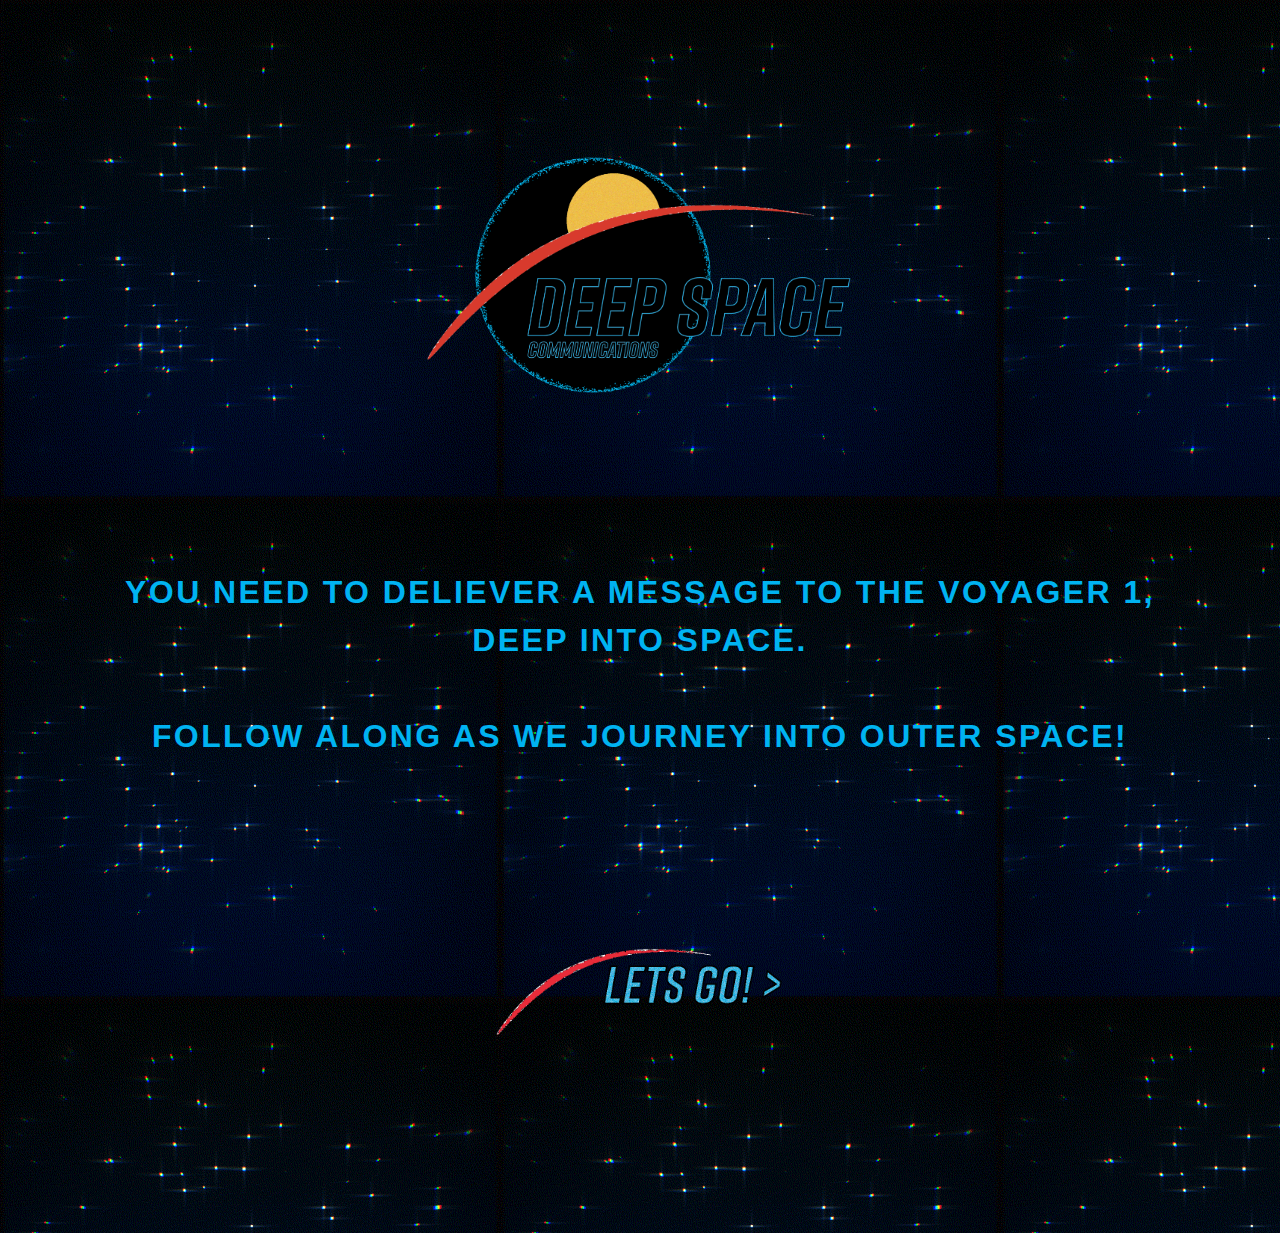
<file: index.html>
<!DOCTYPE html>



<body class="is-preload">
        
        
        
 <!-- Head -->
     <head>
        <meta http-equiv="Content-Type" content="text/html; charset=UTF-8" />
        <title>SPACE</title>
        <meta charset="utf-8" />
        <meta name="viewport" content="width=device-width, initial-scale=1.0" />
        <link href="https://fonts.googleapis.com/css2?family=Heebo:wght@500&display=swap" rel="stylesheet">
        </head>
 
        </body>


        <!-- Style sheet -->
<link rel="stylesheet" href="./main.css">
<link rel="stylesheet" href="./main.js">
<!--x Style sheet x-->
        <body>
     
<div class="card">
<div class="navcontainer">
    <a href="#" class="image main"><img src="logo.png" alt="" /></a>
</div>



<div class="card2">
    <div class="right-content">
        <h2>You need to deliever a message to the Voyager 1, deep into space. <br><br> Follow along as we journey into outer space! </h2>


    </div>
    </div>

    <div class="card2">
        <div class="right-content">
    
        <ul><a href="p1.html"><img src="letsgo.png"</a></ul>
    
        </div>
        </div> 




</body>



 </html>
</file>
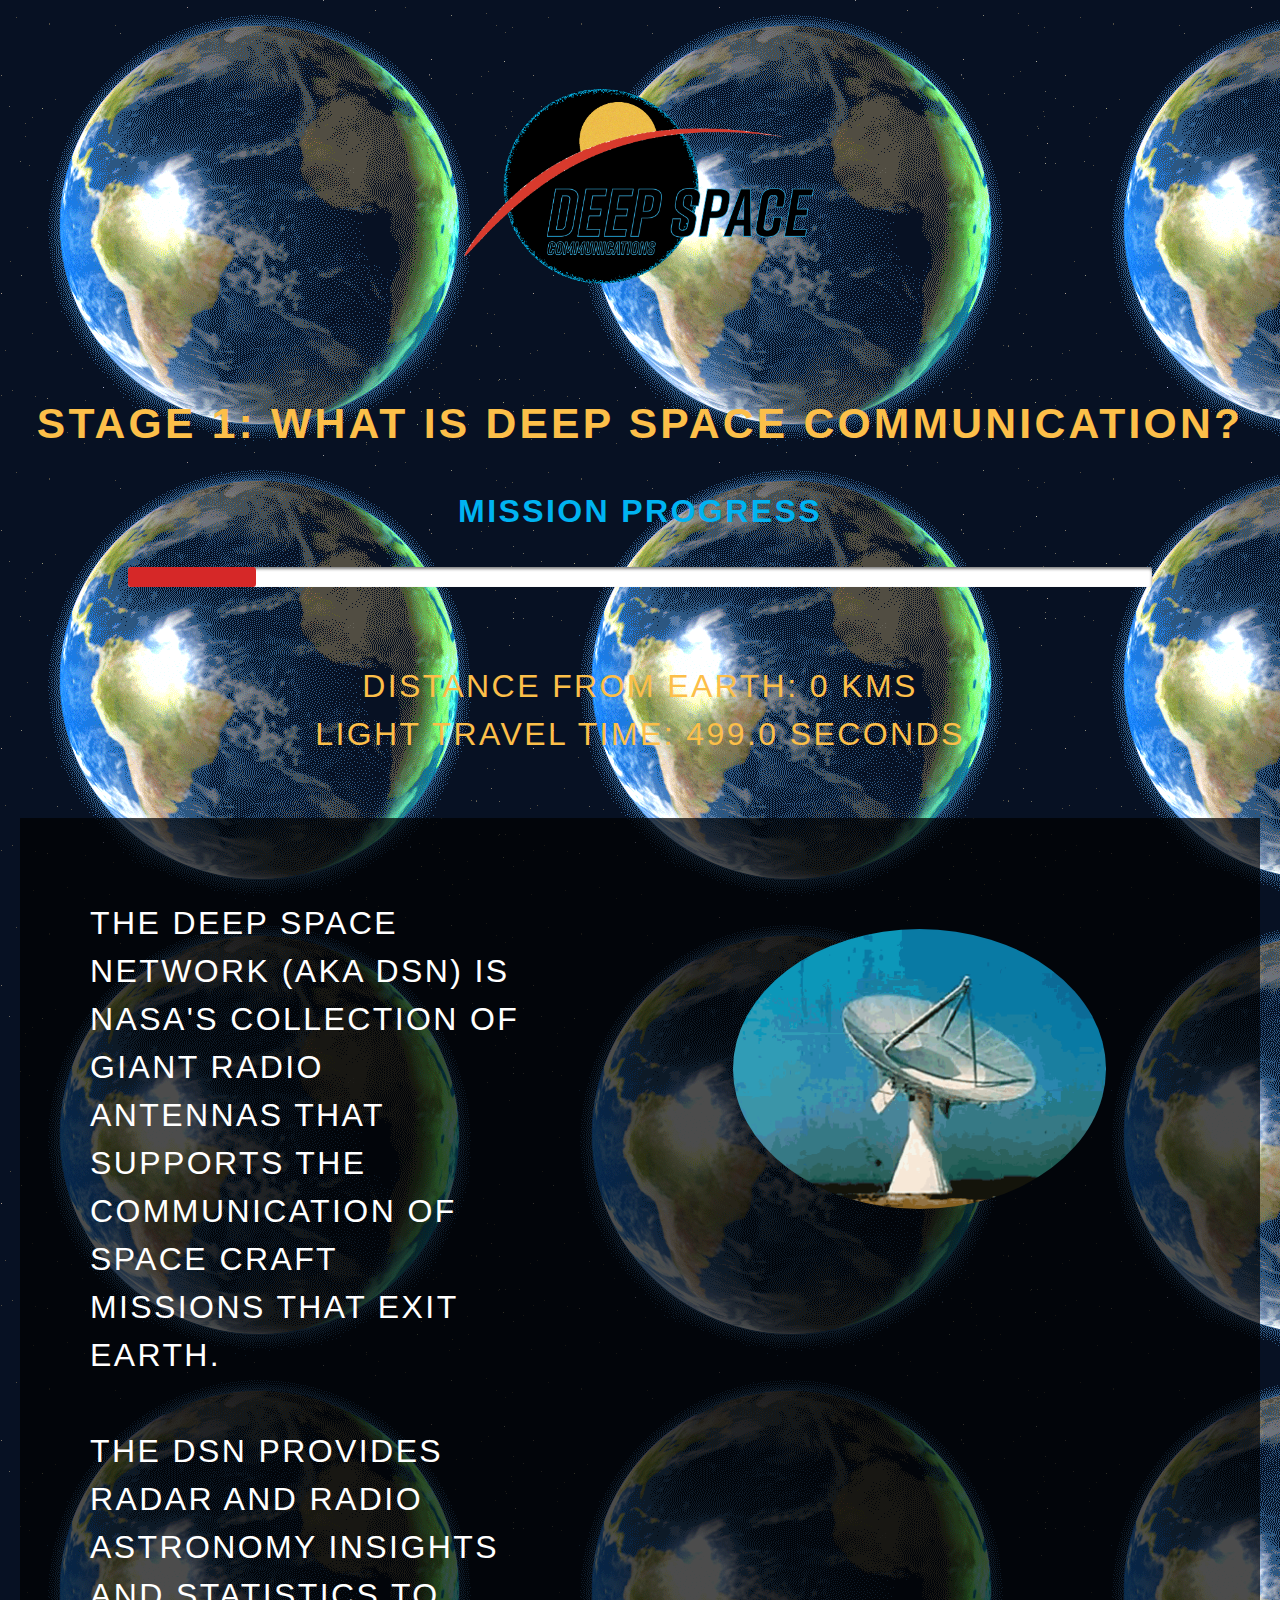
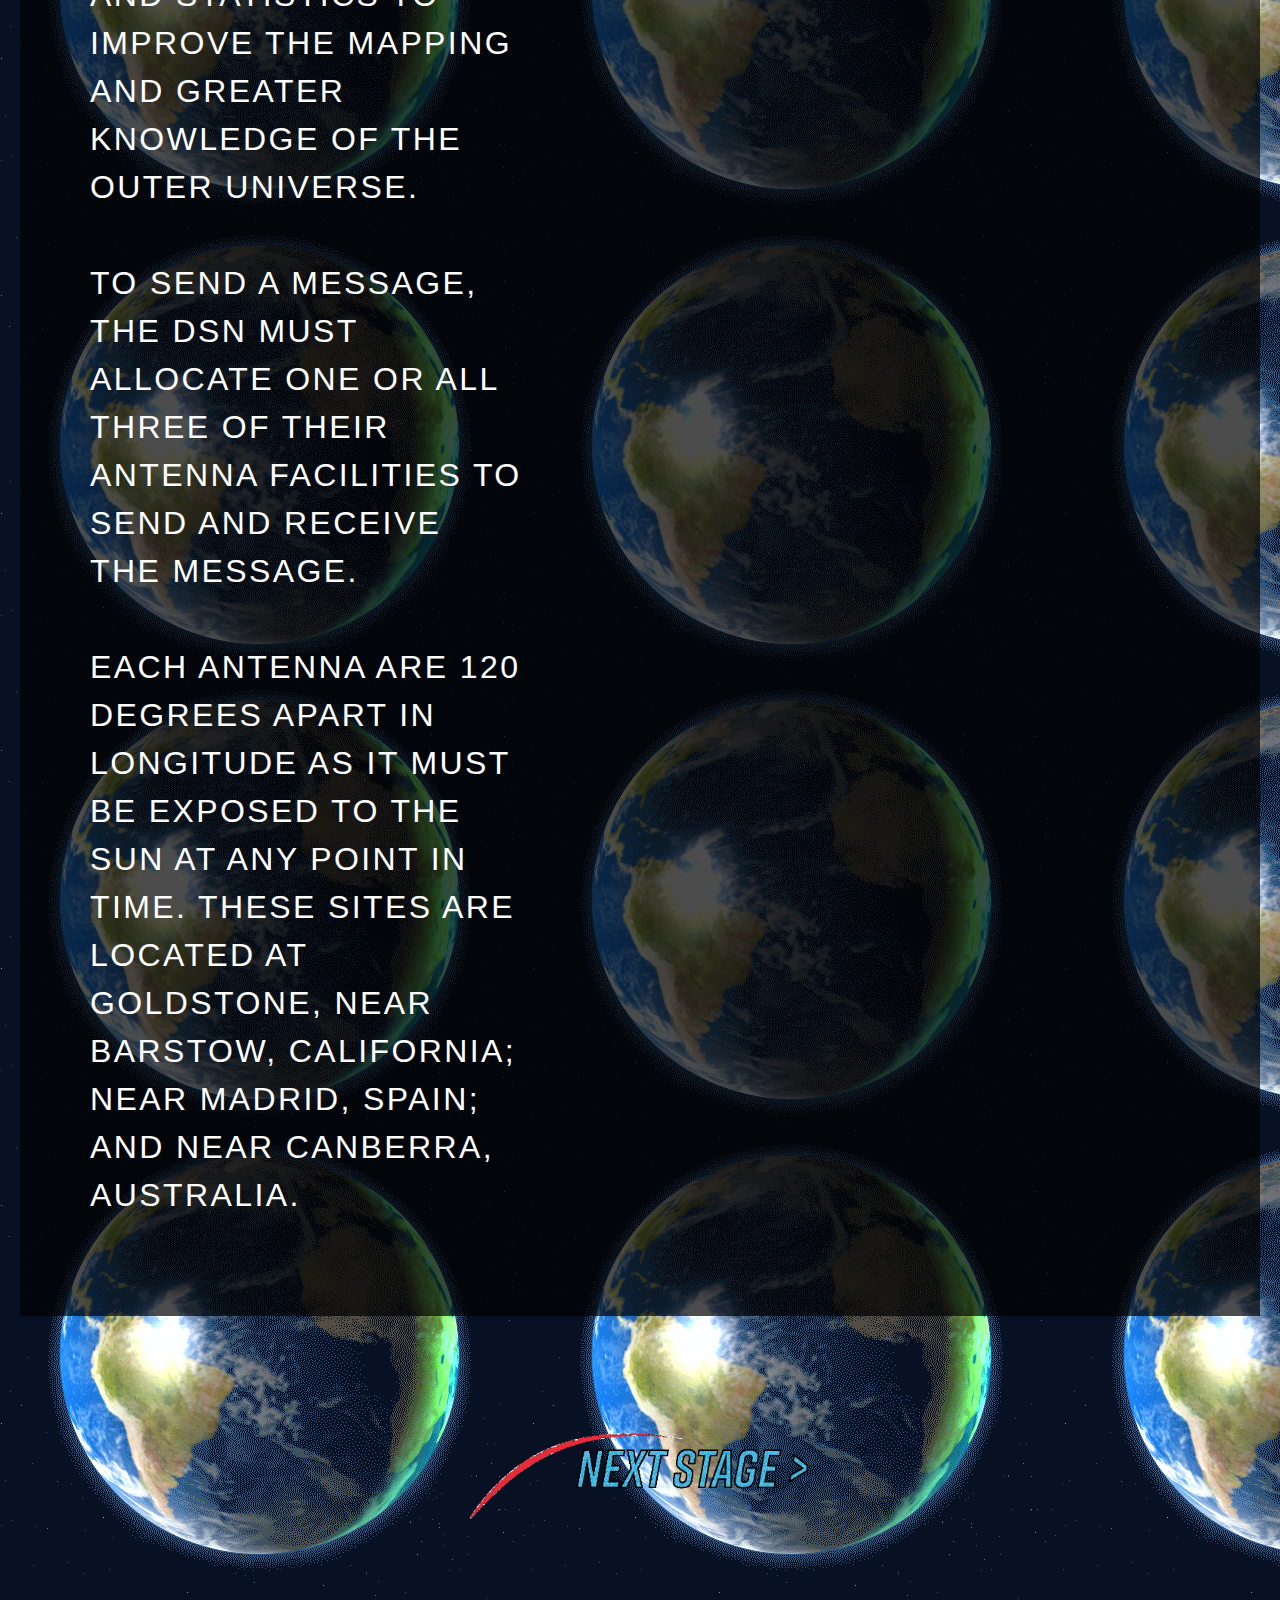
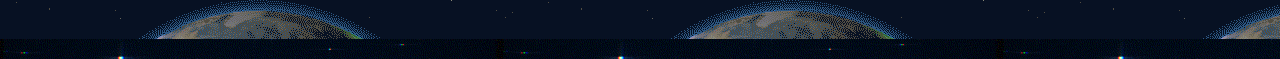
<file: p1.html>
<!-- Head -->
 <!DOCTYPE html>

 <div class="body1">
 <body class="is-preload">
        
        
        
 <head>
    <meta http-equiv="Content-Type" content="text/html; charset=UTF-8" />
    <title>SPACE</title>
    <meta charset="utf-8" />
    <meta name="viewport" content="width=device-width, initial-scale=1.0" />
    <link href="https://fonts.googleapis.com/css2?family=Heebo:wght@500&display=swap" rel="stylesheet">
    </head>

    </body>


    <!-- Style sheet -->
<link rel="stylesheet" href="./p.css">
<link rel="stylesheet" href="./main.js">
<!--x Style sheet x-->

<nav> 
<div class="logo">
    <a href="index.html" class="image main"><img src="logo.png" alt="" /></a>
    
   
</div>

</nav>
<h1>Stage 1: What is deep space communication?</h1>

<h2>Mission progress</h2>
<ul>
    <li>
       
        
        <!-- HTML5 -->
    <p style="width:100%" data-value="12.5"></p>
        <progress max="100" value="12.5" class="html5">
            <!-- Browsers that support HTML5 progress element will ignore the html inside `progress` element. Whereas older browsers will ignore the `progress` element and instead render the html inside it. -->
            <div class="progress-bar">
                <span style="width: 12.5%">80%</span>
            </div>
        </progress>
        
    </li>
</ul>


<div class="card2">
  
    <p1>Distance from Earth: 0 kms </p1> <br><p1>Light travel time: 499.0 seconds</p1>
   
    </div>



<div class="card3">
    <article class="post featured">
        <header class="major">
        
           
        </header>
       
    </article>

     
    <div class="section group">
        <div class="col span_1_of_2">
        <p>The Deep Space Network (aka DSN) is NASA's collection of giant radio antennas that supports the communication of space craft missions that exit earth. <br> <br>The DSN provides radar and radio astronomy insights and statistics to improve the mapping and greater knowledge of the outer universe. <br> <br>
            To send a message, the DSN must allocate one or all three of their antenna facilities to send and receive the message. <br> <br> Each antenna are 120 degrees apart in longitude as it must be exposed to the sun at any point in time. These sites are located at Goldstone, near Barstow, California; near Madrid, Spain; and near Canberra, Australia.
            </p>
        </div>
        <div class="col span_1_of_2">
            <a href="article1.html" class="image main"><img src="sat.gif"; alt="" /></a>
            <ul class="actions special">
               
            </ul>
        </div>
</div>
</div>

<div class="card2">
    <div class="right-content">

    <ul><a href="p2.html"><img src="stagge.png"</a></ul>

    </div>
    </div>
    </div>

       


</div>
    </html>
</file>
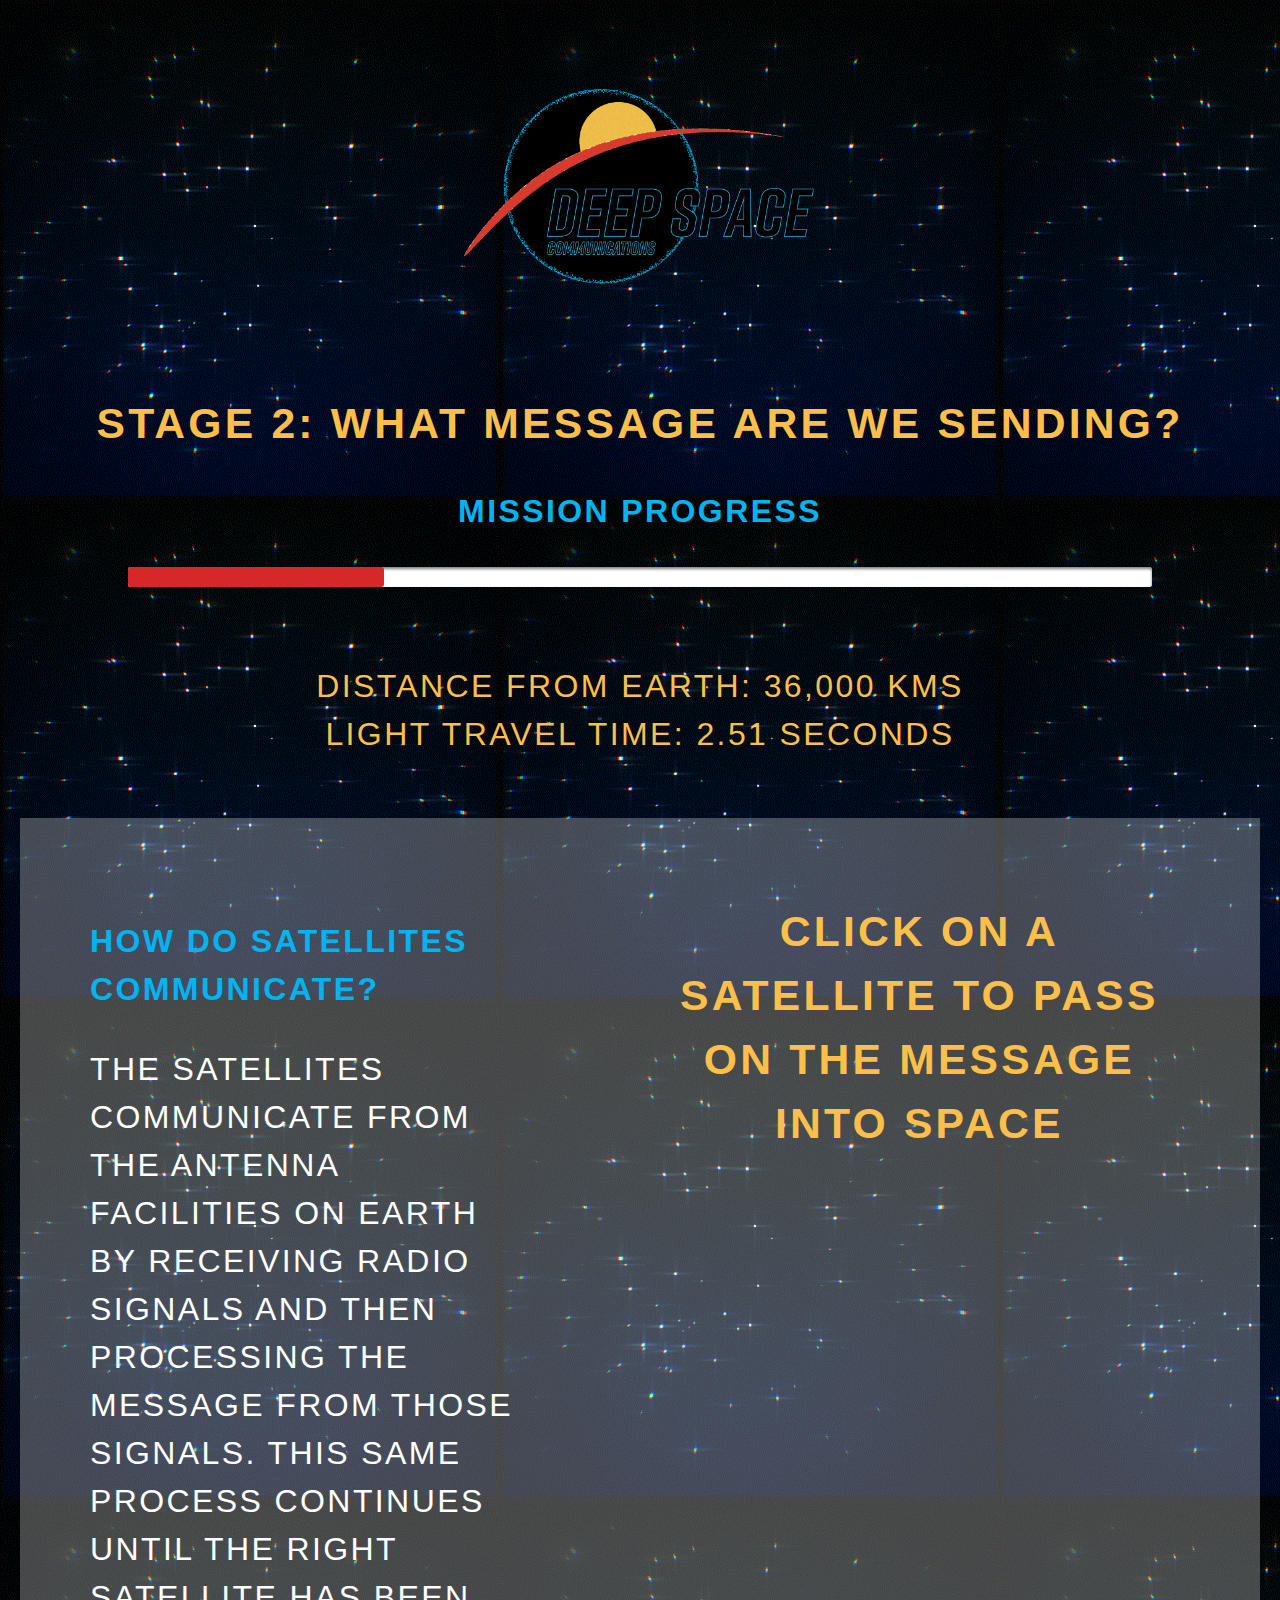
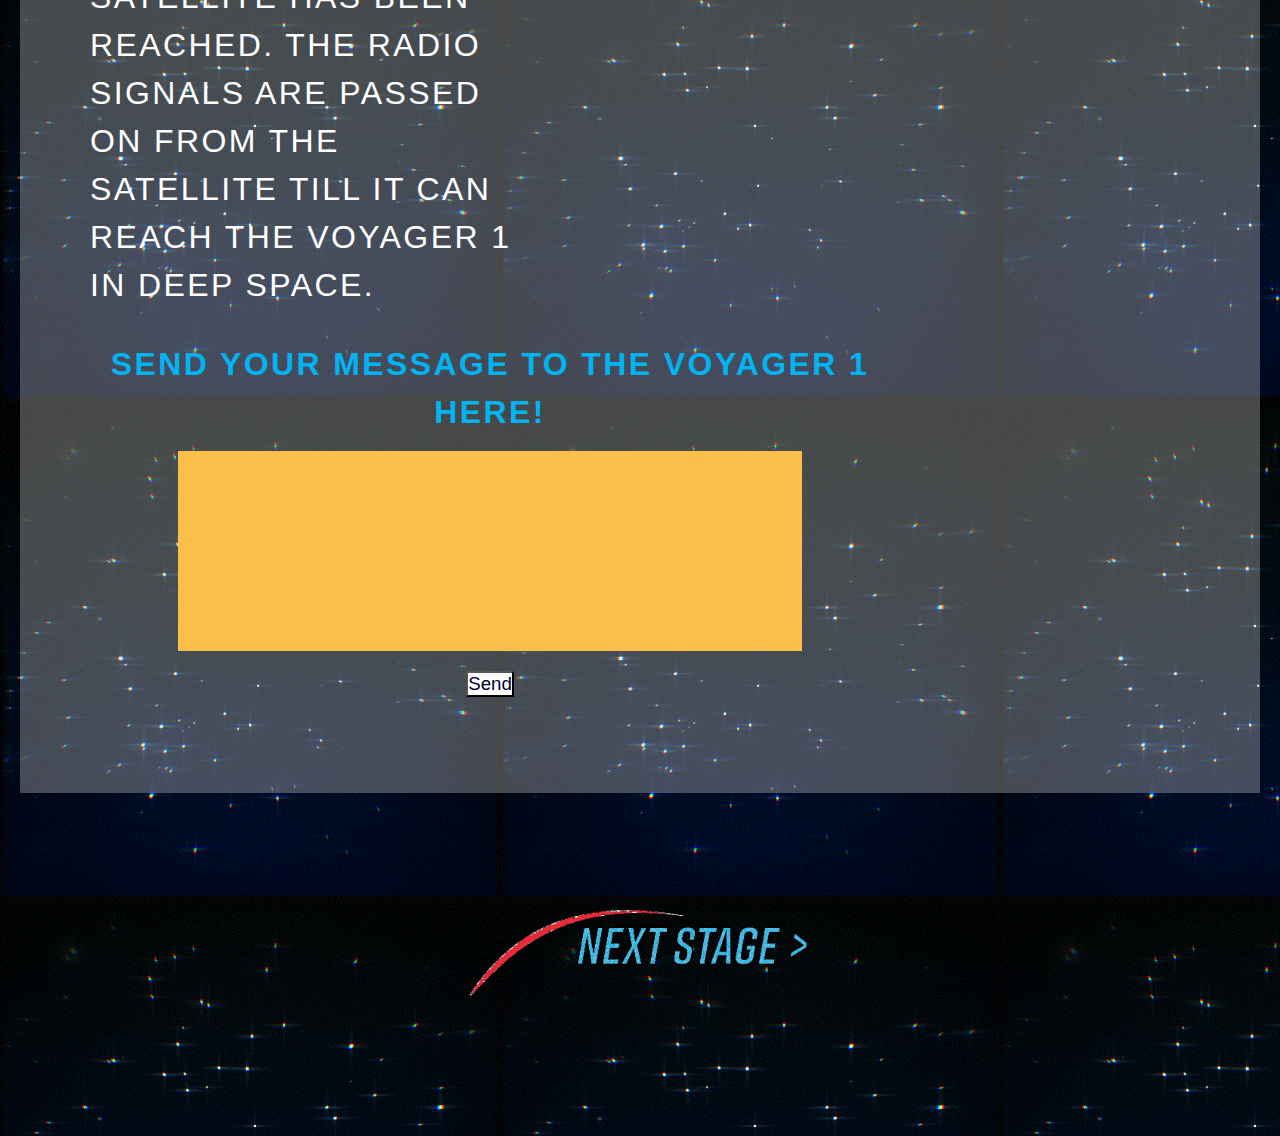
<file: p2.html>
<!-- Head -->
 <!DOCTYPE html>
 <body class="is-preload">
        
        
        
 <head>
    <meta http-equiv="Content-Type" content="text/html; charset=UTF-8" />
    <title>SPACE</title>
    <meta charset="utf-8" />
    <meta name="viewport" content="width=device-width, initial-scale=1.0" />
    <link href="https://fonts.googleapis.com/css2?family=Heebo:wght@500&display=swap" rel="stylesheet">
    </head>

    </body>


    <!-- Style sheet -->
<link rel="stylesheet" href="./p.css">
<link rel="stylesheet" href="./main.js">
<!--x Style sheet x-->

<nav> 
<div class="logo">
    <a href="index.html" class="image main"><img src="logo.png" alt="" /></a>

   
</div>

</nav>

<h1>Stage 2: What message are we sending?</h1>
<h2>Mission progress</h2>
<ul>
    <li>
       
        
        <!-- HTML5 -->
    <p style="width:100%" data-value="25"></p>
        <progress max="100" value="25" class="html5">
            <div class="progress-bar">
                <span style="width: 25%">25%</span>
            </div>
        </progress>
        
    </li>
</ul>


<div class="card2">
  
    <p1>Distance from Earth: 36,000 kms </p1> <br><p1>Light travel time: 2.51 seconds</p1>
   
    </div>



<div class="card">
    <article class="post featured">
        <header class="major">
        
       
        </header>
       
    </article>

     
    <div class="section group">
        <div class="col span_1_of_2">
        

    
            <form action="/html/tags/html_form_tag_action.cfm" method="post">
               <br />
               <h3>How do satellites communicate?</h3>
               <p>The satellites communicate from the antenna facilities on Earth by receiving radio signals and then processing the message from those signals. This same process continues until the right satellite has been reached. The radio signals are passed on from the satellite till it can reach the Voyager 1 in deep space. </p>
        
               <div class="container">
                <h2> Send your message to the Voyager 1 here!</h2>

                <style type="text/css">
                <!-- HTML Codes by Quackit.com -->
<style type="text/css">
textarea.html-text-box {background-color:#ffffff;background-image:url(http://);background-repeat:no-repeat;background-attachment:fixed;border-width:1;border-style:solid;border-color:#cccccc;font-family:Arial;font-size:14pt;color:#000000;}
input.html-text-box {background-color:#ffffff;font-family:Arial;font-size:14pt;color:#000033;}
</style>
<form method="post" action="http://"><textarea name="comments" cols="60" rows="2" class="html-text-box"></textarea><br><input type="reset" value="Send" class="html-text-box"></form>
                    </div>

                    
        </div>
        <div class="col span_1_of_2">
            <h1>Click on a satellite to pass on the message into space</h1>
            <script>
                function myMap() {
                var mapProp= {
                  center:new google.maps.LatLng(51.508742,-0.120850),
                  zoom:5,
                };
                var map = new google.maps.Map(document.getElementById("googleMap"),mapProp);
                }
                </script>
                <script src="https://maps.esri.com/rc/sat2/index.html"></script>
                <center><iframe src="https://maps.esri.com/rc/sat2/index.html" width="900" height="850" style="border:none;overflow:hidden" scrolling="no" frameborder="0" allowTransparency="true" allow="encrypted-media"></iframe></center>
            <ul class="actions special">
               
            </ul>


        </div>
</div>
</div>


<div class="card2">
    <div class="right-content">

    <ul><a href="p3.html"><img src="stagge.png"</a></ul>

    </div>
    </div>
    </div>


       

    </body>
    </html>
</file>
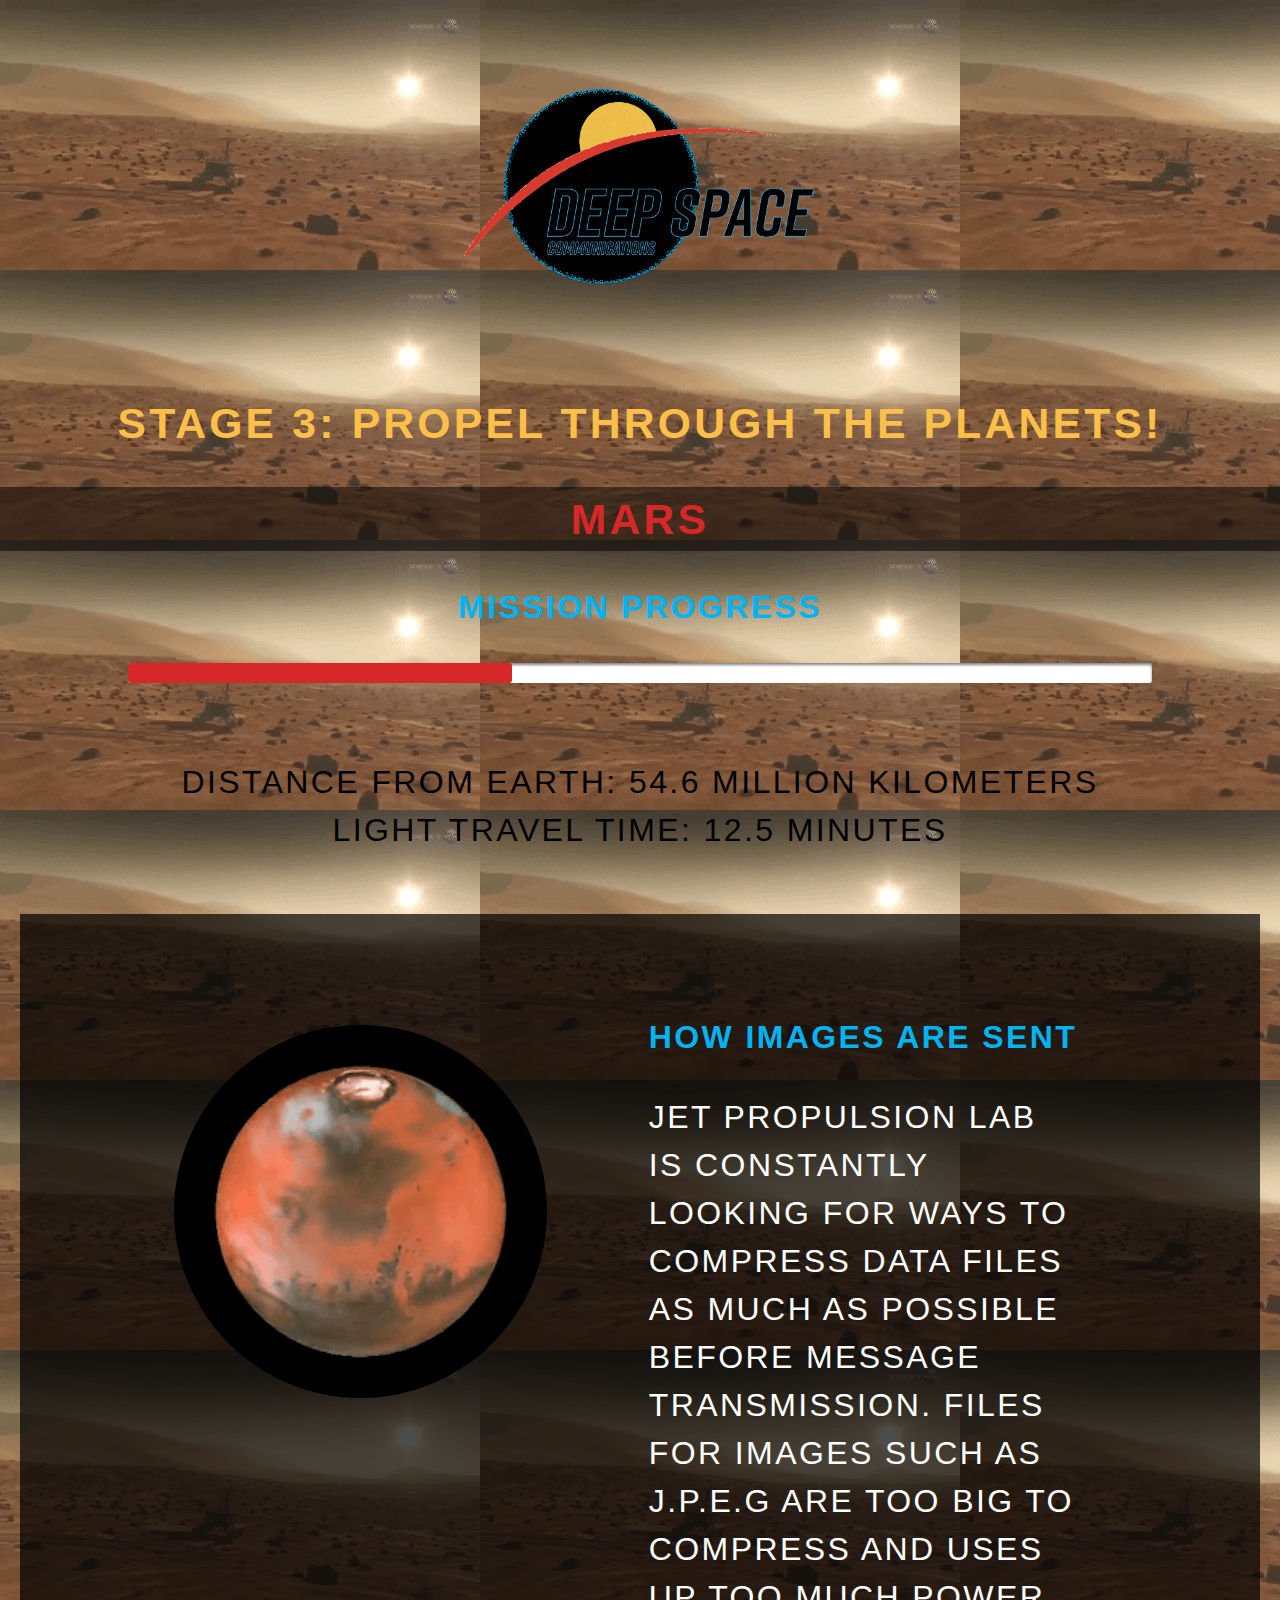
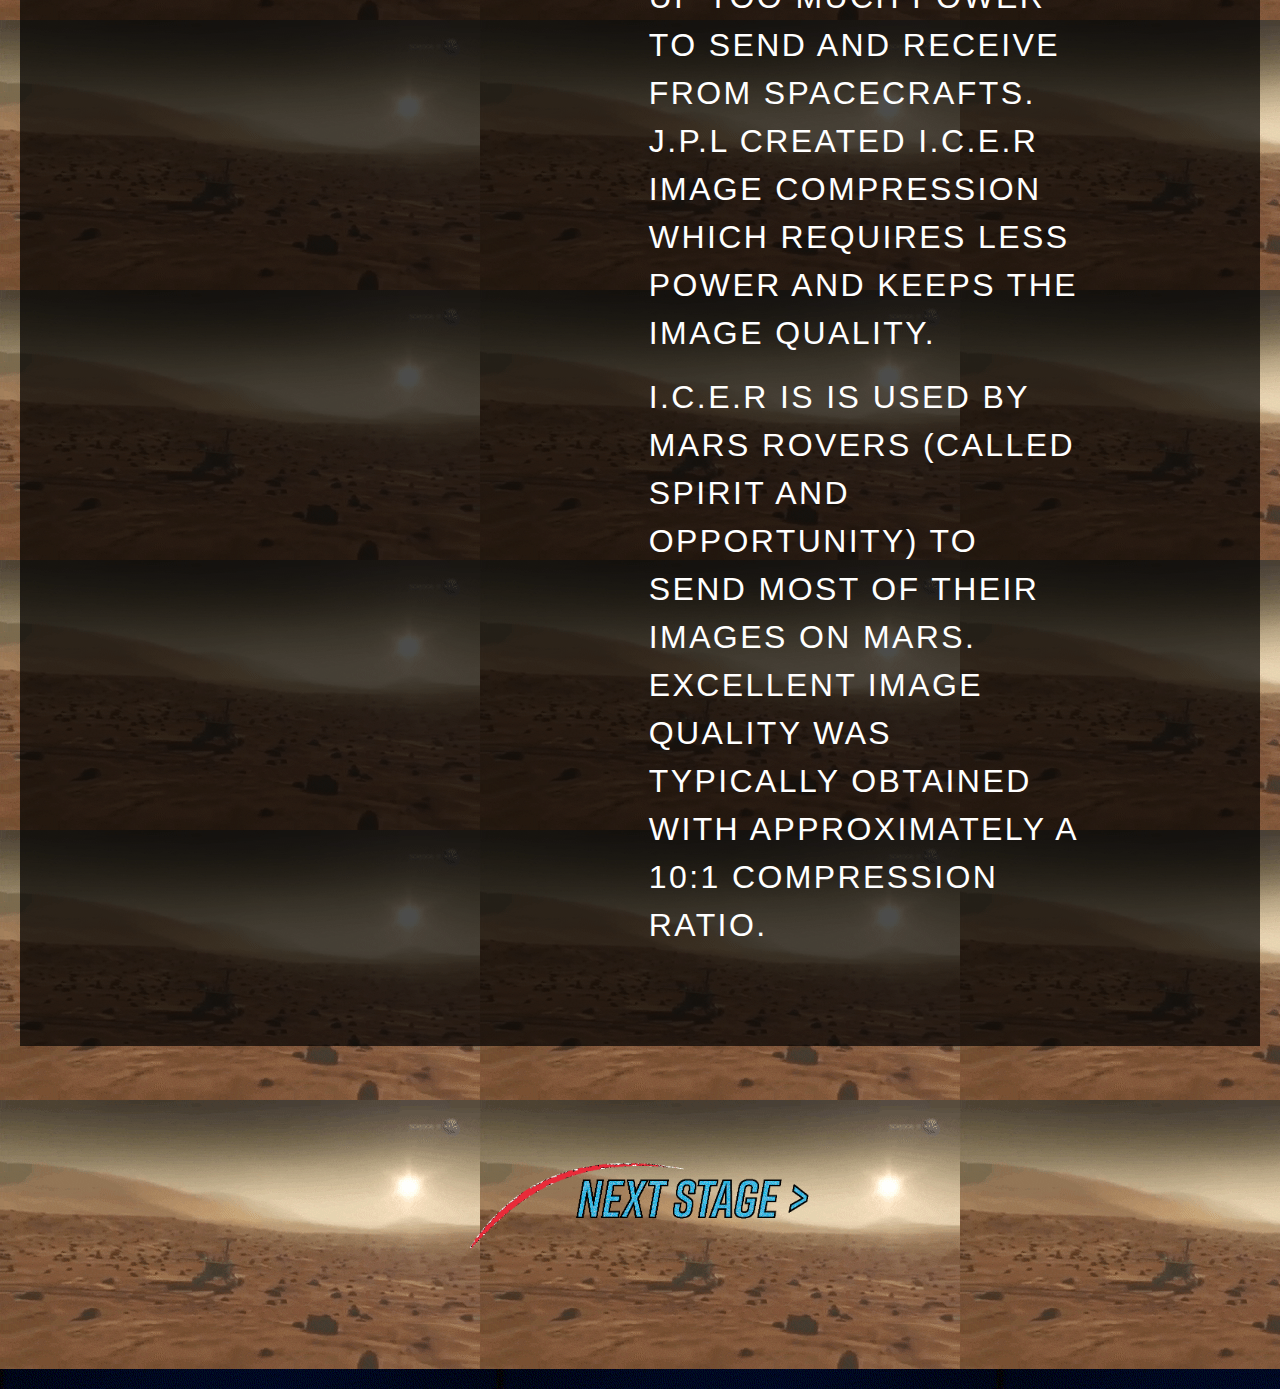
<file: p3.html>
<!-- Head -->
 <!DOCTYPE html>
 <div class="body2">
 <body class="is-preload">
          
        
 <head>
    <meta http-equiv="Content-Type" content="text/html; charset=UTF-8" />
    <title>SPACE</title>
    <meta charset="utf-8" />
    <meta name="viewport" content="width=device-width, initial-scale=1.0" />
    <link href="https://fonts.googleapis.com/css2?family=Heebo:wght@500&display=swap" rel="stylesheet">
    </head>

    </body>

  

    <!-- Style sheet -->
<link rel="stylesheet" href="./p.css">
<link rel="stylesheet" href="./main.js">
<!--x Style sheet x-->

<nav> 
<div class="logo">
    <a href="index.html" class="image main"><img src="logo.png" alt="" /></a>

   
</div>

</nav>

<h1>Stage 3: PROPEL THROUGH THE PLANETS!</h1>
<h5>MARS</h5>
<h2>Mission progress</h2>
<ul>
    <li>
       
        
        <!-- HTML5 -->
    <p style="width:100%" data-value="37.5"></p>
        <progress max="100" value="37.5" class="html5">
            <div class="progress-bar">
                <span style="width: 37.5%">37.5%</span>
            </div>
        </progress>
        
    </li>
</ul>


<div class="card2">
  
    <p3>Distance from Earth: 54.6 million kilometers </p3> <br><p3>Light travel time: 12.5 minutes</p3>
   
    </div>



<div class="card3">
    <article class="post featured">
        <header class="major">
        
       
        </header>
       
    </article>

     
    <div class="section group">
        <div class="col span_1_of_2">
        

    
            <form action="/html/tags/html_form_tag_action.cfm" method="post">
                <ul><img src="mars.gif"></ul>
                <ul class="actions special">
                   
                </ul>
               
        </div>
        <div class="col span_1_of_2">

            <br />
               <h3>How images are sent</h3>
               <p>Jet propulsion lab is constantly looking for ways to compress data files as much as possible before message transmission. Files for images such as J.P.E.G are too big to compress and uses up too much power to send and receive from spacecrafts. J.P.L created I.C.E.R image compression which requires less power and keeps the image quality.</p>
            <p>I.C.E.R is is used by Mars Rovers (called Spirit and Opportunity) to send most of their images on Mars. Excellent image quality was typically obtained with approximately a 10:1 compression ratio.</p>
        </div>
</div>
</div>


<div class="card2">
    <div class="right-content">

        <ul><a href="p4.html"><img src="stagge.png"</a></ul>

    </div>
    </div>
    </div>



</div>
    
    </html>
</file>
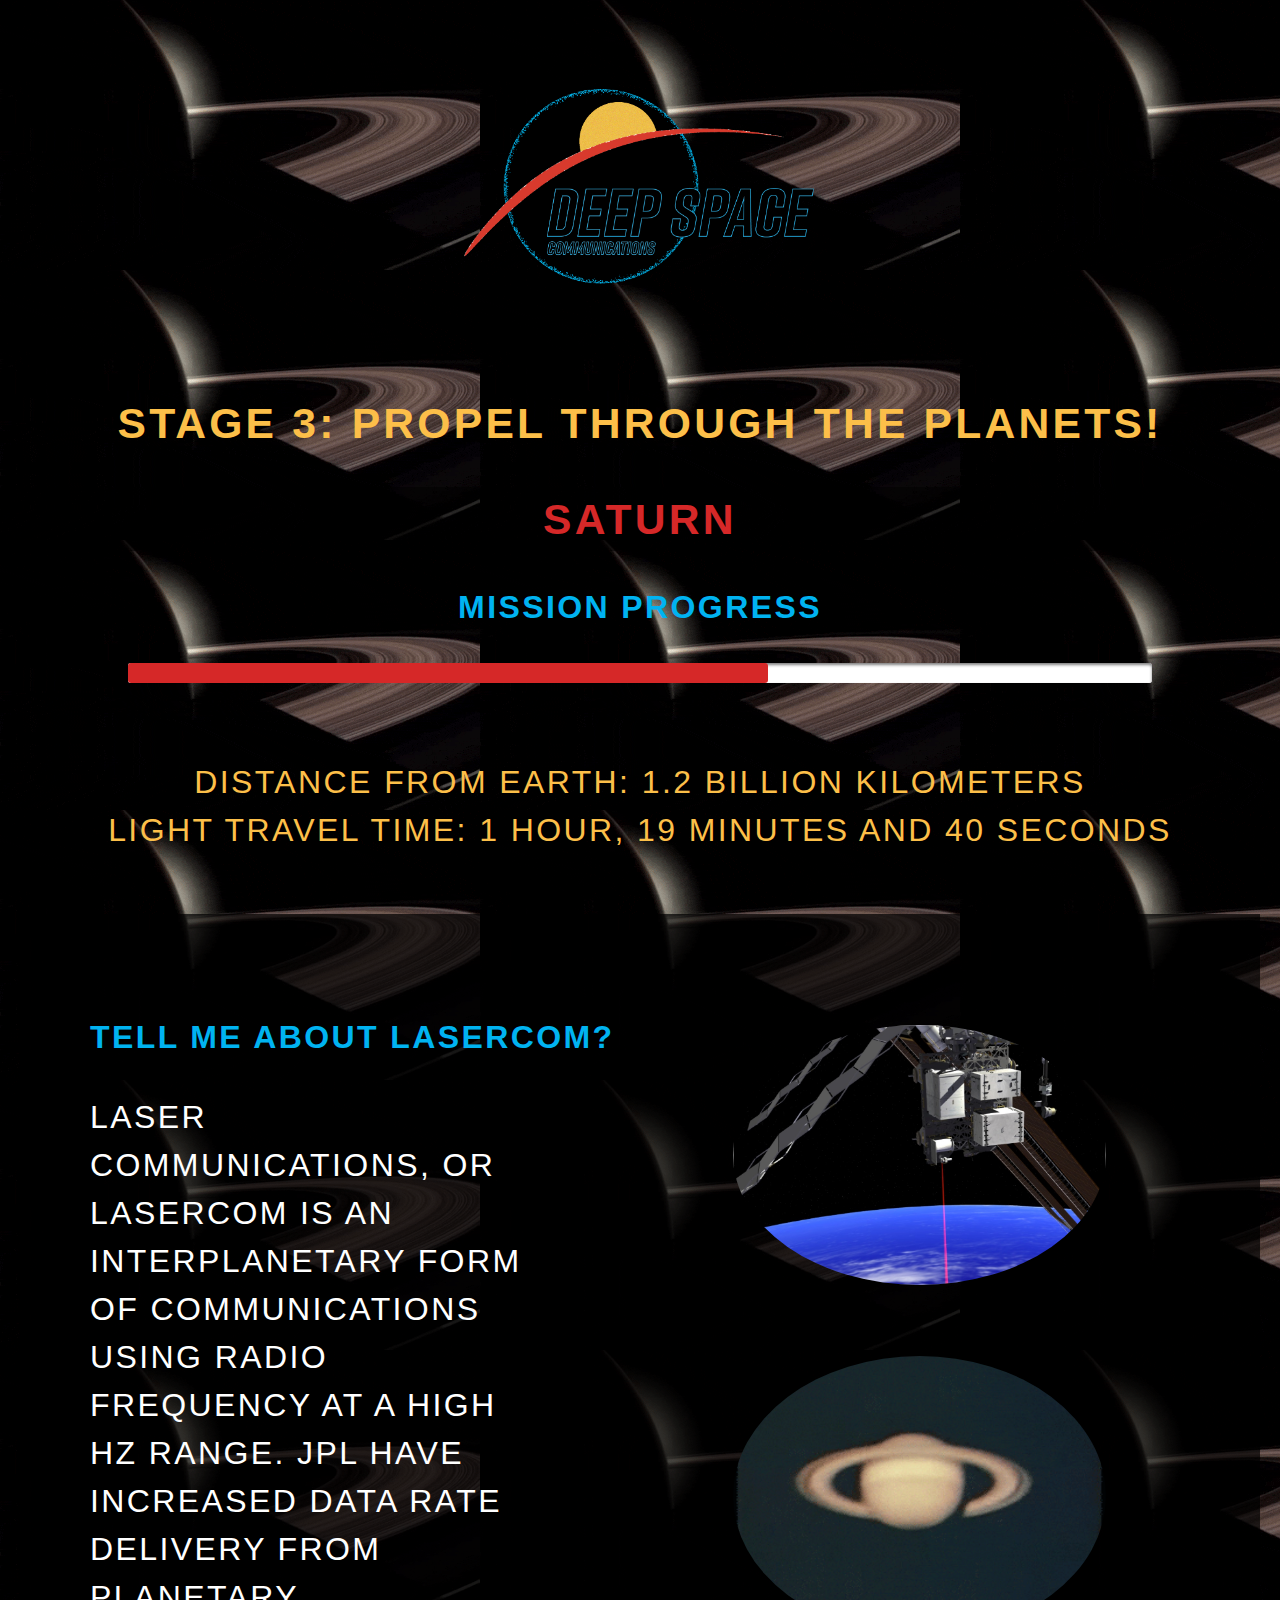
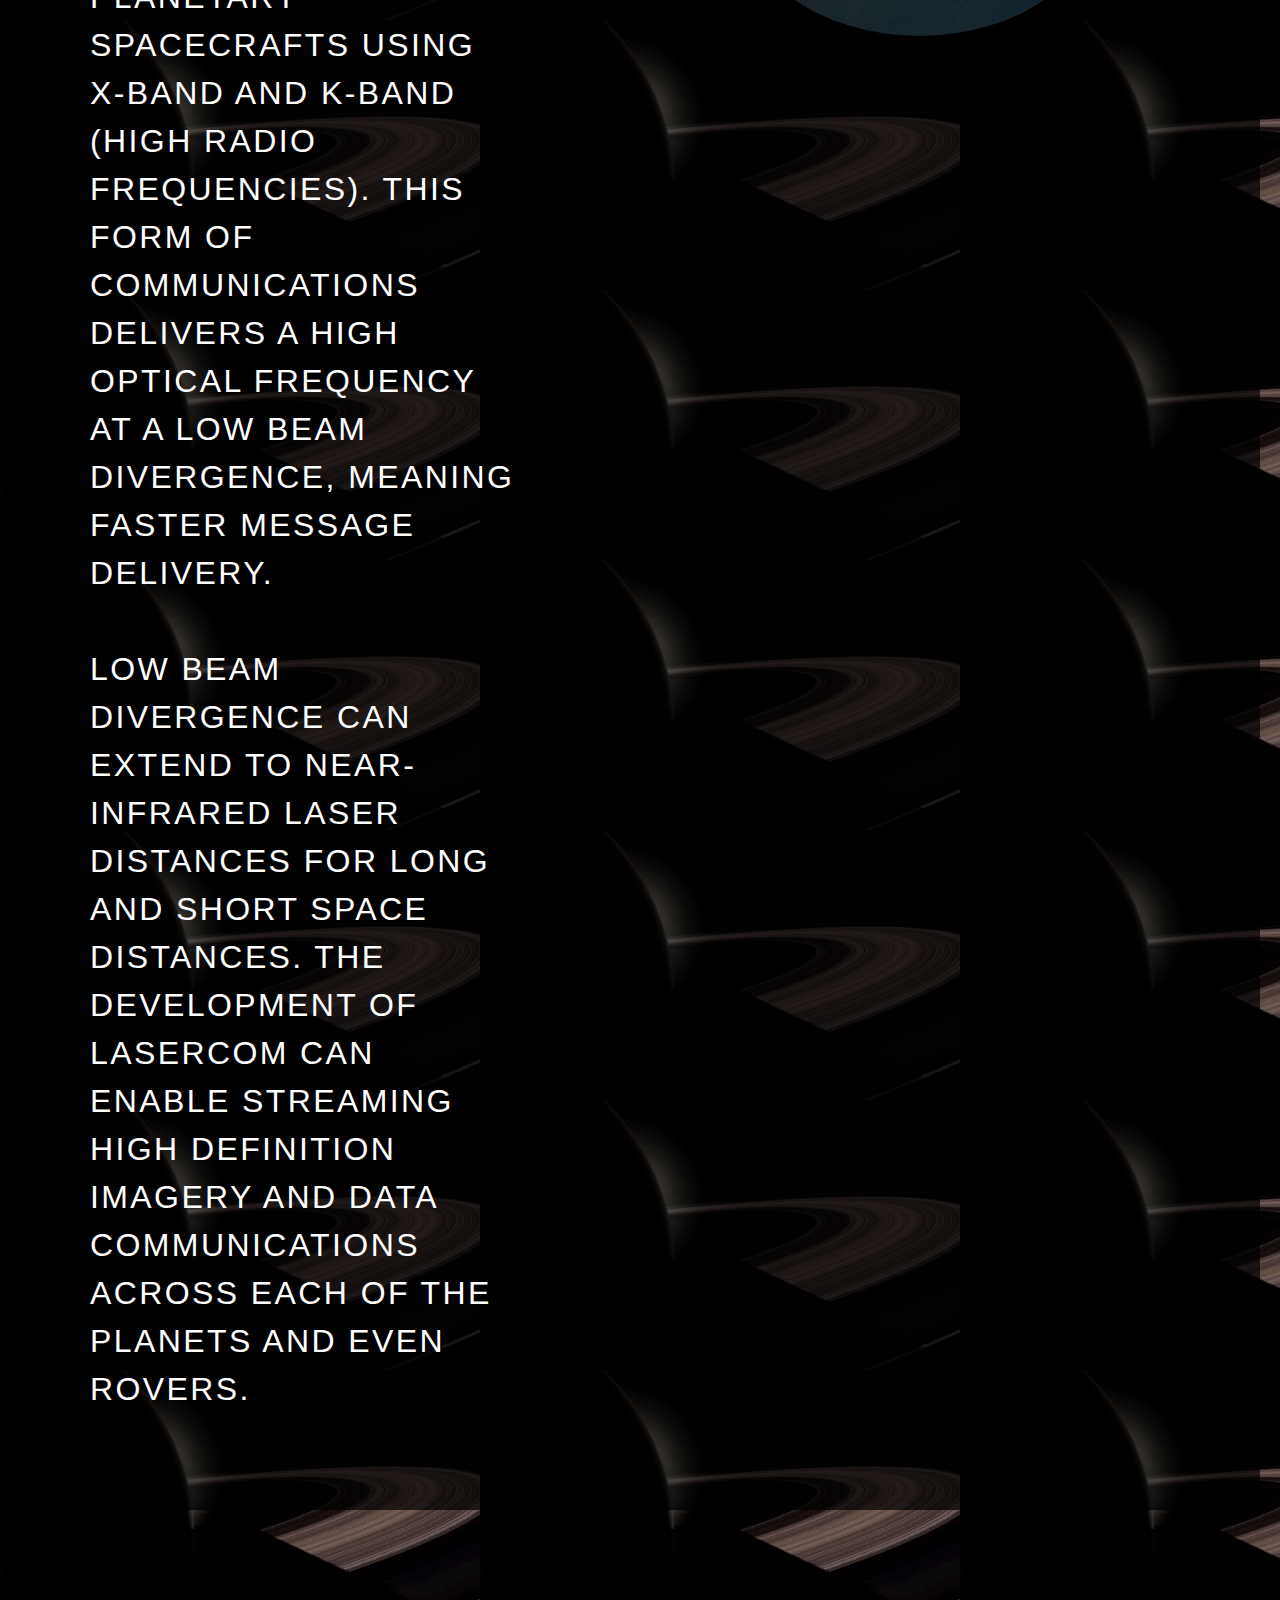
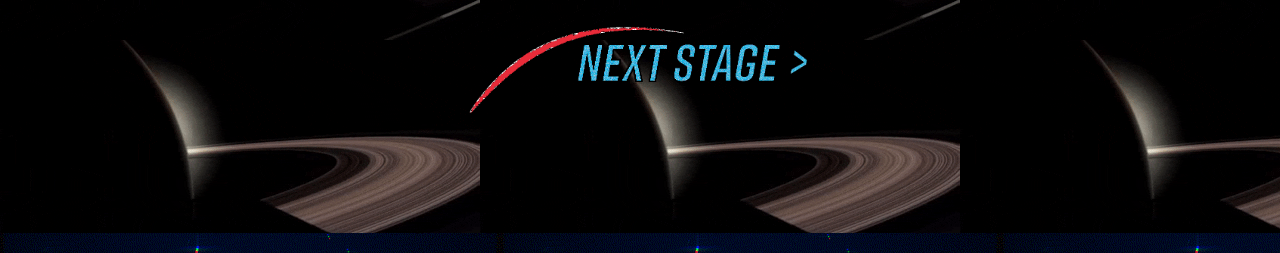
<file: p5.html>
<!-- Head -->
 <!DOCTYPE html>
 <div class="body4">
 <body class="is-preload">
          
        
 <head>
    <meta http-equiv="Content-Type" content="text/html; charset=UTF-8" />
    <title>SPACE</title>
    <meta charset="utf-8" />
    <meta name="viewport" content="width=device-width, initial-scale=1.0" />
    <link href="https://fonts.googleapis.com/css2?family=Heebo:wght@500&display=swap" rel="stylesheet">
    </head>

    </body>

  

    <!-- Style sheet -->
<link rel="stylesheet" href="./p.css">
<link rel="stylesheet" href="./main.js">
<!--x Style sheet x-->

<nav> 
<div class="logo">
    <a href="index.html" class="image main"><img src="logo.png" alt="" /></a>

   
</div>

</nav>

<h1>Stage 3: PROPEL THROUGH THE PLANETS!</h1>
<h5>Saturn</h5>
<h2>Mission progress</h2>
<ul>
    <li>
       
        
        <!-- HTML5 -->
    <p style="width:100%" data-value="62.5"></p>
        <progress max="100" value="62.5" class="html5">
            <div class="progress-bar">
                <span style="width: 62.5%">62.5%</span>
            </div>
        </progress>
        
    </li>
</ul>


<div class="card2">
  
    <p1>Distance from Earth: 1.2 billion kilometers </p1> <br><p1>Light travel time: 1 hour, 19 minutes and 40 seconds</p1>
   
    </div>



<div class="card3">
    <article class="post featured">
        <header class="major">
        
       
        </header>
       
    </article>

     
    <div class="section group">
        <div class="col span_1_of_2">
        
            <br />
            <h3>Tell me about Lasercom?</h3>
           
<p>Laser Communications, or LaserCom is an interplanetary form of communications using radio frequency at a high Hz range. JPL have increased data rate delivery from planetary spacecrafts using X-band and K-band (high radio frequencies). This form of communications delivers a high optical frequency at a low beam divergence, meaning faster message delivery. 
<br><br>
    Low beam divergence can extend to near-infrared laser distances for long and short space distances. The development of LaserCom can enable streaming high definition imagery and data communications across each of the planets and even rovers.
    </p>

     <form action="/html/tags/html_form_tag_action.cfm" method="post">
               
               
        </div>
        <div class="col span_1_of_2">
            <ul><img src="lasercom.jpg"></ul>
            <ul><img src="saturn.gif"></ul>
         
            <ul class="actions special">
               
            </ul>
           
        </div>
</div>
</div>


<div class="card2">
    <div class="right-content">

        <ul><a href="p6.html"><img src="stagge.png"</a></ul>

    </div>
    </div>
    </div>



</div>
    
    </html>
</file>
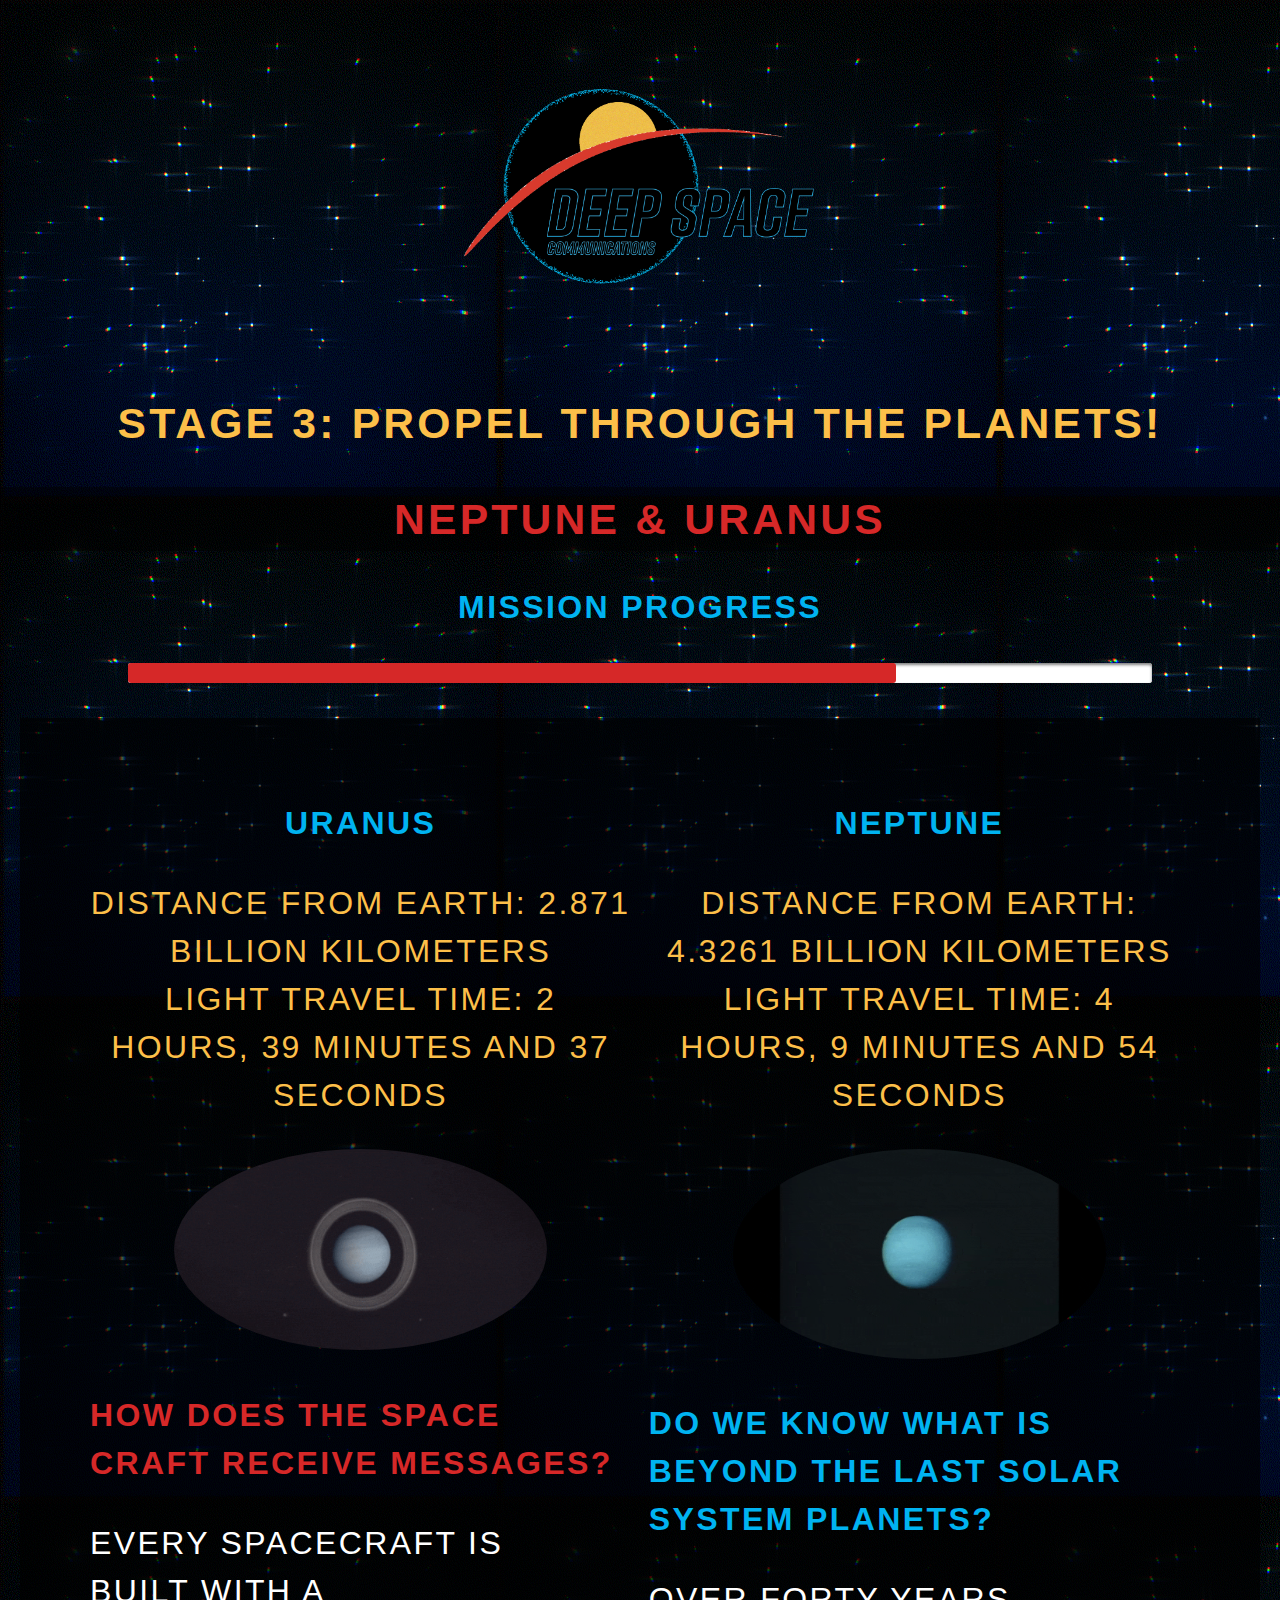
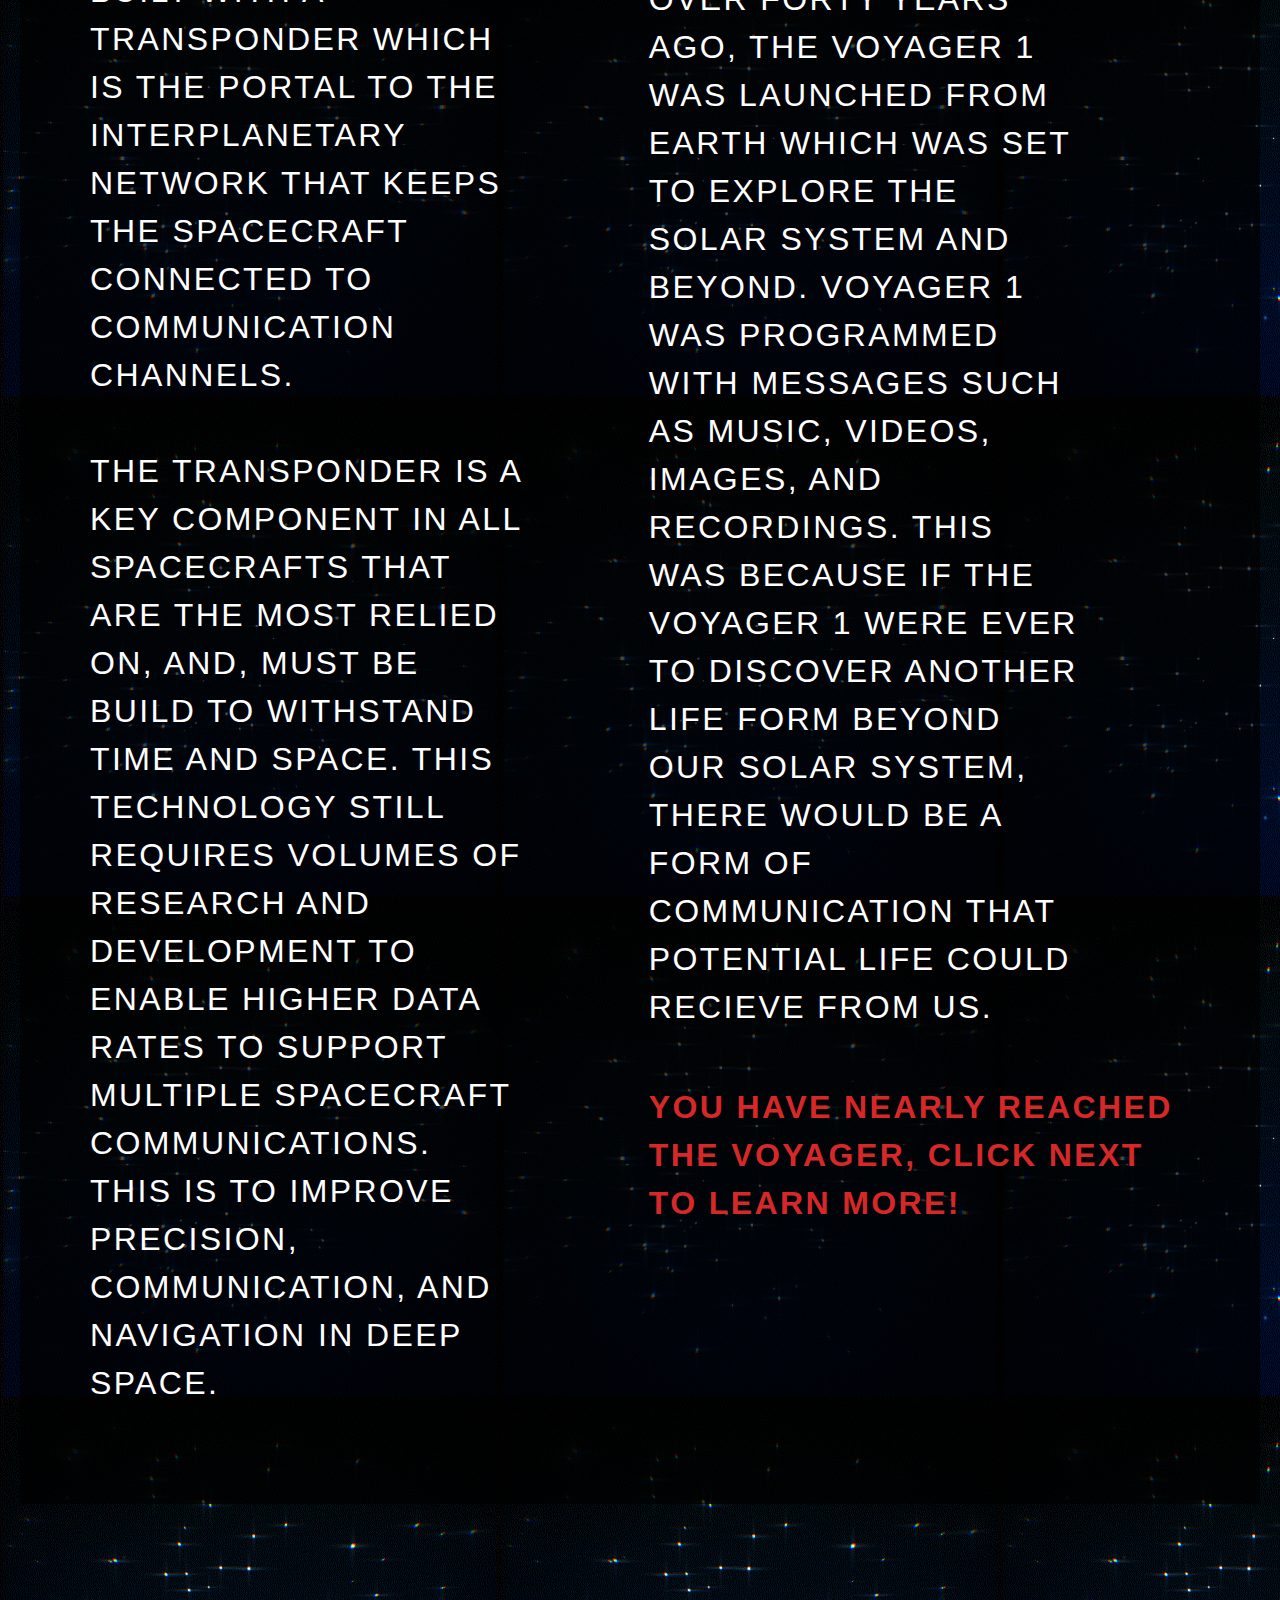
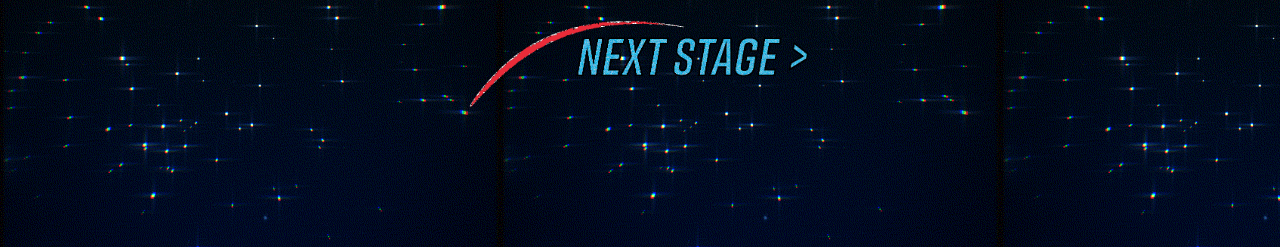
<file: p6.html>
<!-- Head -->
 <!DOCTYPE html>

 <div class="body">
 <body class="is-preload">
        
        
        
 <head>
    <meta http-equiv="Content-Type" content="text/html; charset=UTF-8" />
    <title>SPACE</title>
    <meta charset="utf-8" />
    <meta name="viewport" content="width=device-width, initial-scale=1.0" />
    <link href="https://fonts.googleapis.com/css2?family=Heebo:wght@500&display=swap" rel="stylesheet">
    </head>

    </body>


    <!-- Style sheet -->
<link rel="stylesheet" href="./p.css">
<link rel="stylesheet" href="./main.js">
<!--x Style sheet x-->

<nav> 
<div class="logo">
    <a href="index.html" class="image main"><img src="logo.png" alt="" /></a>
    
   
</div>

</nav>
<h1>Stage 3: Propel through the planets!</h1>
<h5>NEPTUNE & URANUS</h5>
<h2>Mission progress</h2>
<ul>
    <li>
       
        
        <!-- HTML5 -->
    <p style="width:100%" data-value="75"></p>
        <progress max="100" value="75" class="html5">
            <!-- Browsers that support HTML5 progress element will ignore the html inside `progress` element. Whereas older browsers will ignore the `progress` element and instead render the html inside it. -->
            <div class="progress-bar">
                <span style="width: 75%">75%</span>
            </div>
        </progress>
        
    </li>
</ul>






<div class="card3">
    <article class="post featured">
        <header class="major">
        
           
        </header>
       
    </article>

     
    <div class="section group">
        <div class="col span_1_of_2">
            <h2>Uranus</h2>
            <p1>Distance from Earth: 2.871 billion kilometers </p1> <br><p1>Light travel time: 2 hours, 39 minutes and 37 seconds</p1>
            <ul><img src="uranus2.gif"></ul>
        <h6> How does the space craft receive messages? </h6>
        <p>Every spacecraft is built with a transponder which is the portal to the interplanetary network that keeps the spacecraft connected to communication channels.<br><br> The transponder is a key component in all spacecrafts that are the most relied on, and, must be build to withstand time and space. This technology still requires volumes of research and development to enable higher data rates to support multiple spacecraft communications. This is to improve precision, communication, and navigation in deep space.</p>
        </div>
        <div class="col span_1_of_2">
            <h2>Neptune</h2>
            <p1>Distance from Earth: 4.3261 billion kilometers </p1> <br><p1>Light travel time: 4 hours, 9 minutes and 54 seconds</p1>
            <ul><img src="neptune.gif"></ul>
            <h3> Do we know what is beyond the last solar system planets? </h3>
            <p>Over forty years ago, the Voyager 1 was launched from Earth which was set to explore the solar system and beyond. Voyager 1 was programmed with messages such as music, videos, images, and recordings. This was because if the Voyager 1 were ever to discover another life form beyond our solar system, there would be a form of communication that potential life could recieve from us.</p> <br> <br>
             <h6>You have nearly reached the voyager, click next to learn more!  </h6>
            <ul class="actions special">
               
            </ul>
        </div>
</div>
</div>

<div class="card2">
    <div class="right-content">

    <ul><a href="p7.html"><img src="stagge.png"</a></ul>

    </div>
    </div>
    </div>

       


</div>
    </html>
</file>
<file: main.css>
* { 
    position: relative;
      -moz-box-sizing: border-box;
      box-sizing: border-box;
      margin: 0;
      padding: 0;
      list-style: none;
  }

 


body {
    background-image: url("space.gif");
    background-repeat: repeat;
    height: 100%;
    text-align: center;
  }

  
    
    img {
        width: 40%;
        height: auto;
        align:center;
      }

      h2{
        color:#00b3f1;
        font-size: 24pt;
        line-height: 1.5;
        letter-spacing: 0.075em;
        text-transform: uppercase;
        margin: 0 0 2rem 0;
        font-family: "Source Sans Pro", Helvetica, sans-serif;
    }


.icon {
  position: absolute;
  /* exact values here depend on what you are placing inside the items (icon, image, text, etc.) */
  right: 15%;
  color:white;
  top: 30%;

  text-decoration: none;
  letter-spacing: 3px;
  font-weight: bold;
  font-size: 16px;
  display: flex;
  /* make sure it it rotated enough; angle of rotation = angle of the sector itself */
  transform: rotate(60deg);
  
  /* style further as needed */
  color: darken($base, 60%);
  font-size: 25px;
}



h1{
  color:#fcbf49;
  font-size: 32pt;
  line-height: 1.5;
  letter-spacing: 0.075em;
  text-transform: uppercase;
  margin: 0 0 2rem 0;
  font-family: "Source Sans Pro", Helvetica, sans-serif;
}


.card{
  padding: 40px;
  background-color:transparent;
   margin-top:10px;
   margin-left: 20px;
   margin-right: 20px;
   margin-bottom:20px;
   text-align: center;
  }

  .card2{
    padding: 40px;
    background-color:transparent;
     margin-top:10px;
     margin-left: 20px;
     margin-right: 20px;
     margin-bottom:20px;

     
    }

    .right-content img{
        height: 200px;
        width:auto;
        border-radius: 50%;
        display: block;
        margin-left: auto;
        margin-right: auto;
        margin-bottom: 2%;
    }
</file>
<file: p.css>
* { 
    position: relative;
      -moz-box-sizing: border-box;
      box-sizing: border-box;
      margin: 0;
      padding: 0;
      list-style: none;
  
  }

  body {
    background-image: url("space.gif");
    background-repeat: repeat;
    height: 100%;
    text-align: center;
  }

  .body1 {
    background-image: url("earth.gif");
    background-repeat: repeat;
    height: 100%;
    text-align: center;
  }

  .body2 {
    background-image: url("mars3.gif");
    background-repeat: repeat;
    height: 100%;
    text-align: center;
  }
  
  .body3 {
    background-image: url("jup2.gif");
    background-repeat: repeat;
    height: 100%;
    text-align: center;
  }
  
  .body4 {
    background-image: url("saturn2.gif");
    background-repeat: repeat;
    height: 100%;
    text-align: center;
  }

  .body5 {
    background-image: url("deepspace.gif");
    background-repeat: repeat;
    height: 100%;
    text-align: center;
  }

  .body6 {
    background-image: url("zoom.gif");
    background-repeat: repeat;
    height: 100%;
    text-align: center;
  }

  h1{
    color:#fcbf49;
    font-size: 32pt;
    line-height: 1.5;
    letter-spacing: 0.075em;
    text-transform: uppercase;
    margin: 0 0 2rem 0;
    font-family: "Source Sans Pro", Helvetica, sans-serif;
}

h2{
    color:#00b3f1;
    font-size: 24pt;
    line-height: 1.5;
    letter-spacing: 0.075em;
    text-transform: uppercase;
    margin: 0 0 2rem 0;
    font-family: "Source Sans Pro", Helvetica, sans-serif;
}

h3{
    color:#00b3f1;
    font-size: 24pt;
    line-height: 1.5;
    letter-spacing: 0.075em;
    text-transform: uppercase;
    text-align: left;
    margin: 0 0 2rem 0;
    font-family: "Source Sans Pro", Helvetica, sans-serif;
}


h4 {
    text-align: left;
    width: 80%;
    color: white;
          line-height: 1.5;
          letter-spacing: 0.075em;
          font-size: 24pt;
      text-transform: uppercase;
      margin: 0 0 1rem 0;
   font-family: "Source Sans Pro", Helvetica, sans-serif;
  }



h5{
    color:#d62828;
    background-color: rgba(0,0,0,.5);
    font-size: 32pt;
    line-height: 1.5;
    letter-spacing: 0.075em;
    text-transform: uppercase;
    margin: 0 0 2rem 0;
    font-family: "Source Sans Pro", Helvetica, sans-serif;
}

h6{
    color:#d62828;
    font-size: 24pt;
    line-height: 1.5;
    letter-spacing: 0.075em;
    text-transform: uppercase;
    text-align: left;
    margin: 0 0 2rem 0;
    font-family: "Source Sans Pro", Helvetica, sans-serif;
}

button{
    -moz-appearance: none;
      -webkit-appearance: none;
      -ms-appearance: none;
      appearance: none;
      border-radius: 3;
      cursor: pointer;
      outline-color: #fcbf49;
      display: inline-block;
      font-family: "Source Sans Pro", Helvetica, sans-serif;
      font-size: 15px;
      font-weight: 900;
      letter-spacing: 0.075em;
      height: 3rem;
      line-height: 3rem;
      padding: 0 2rem;
      text-align: center;
      text-transform: uppercase;
      color:#d62828;
      background-color:transparent;
      align-content: center;
      margin-left: auto;
      margin-right: auto;
      margin-bottom: 2%;
      

  }
  
  button:hover {
      color:#00b3f1 !important;
      outline-color:#fcbf49;
  
  }

  

nav{

	background-color:transparent;
    padding:0 2rcm;
    height: 0rcm;
	min-height:8vh;
    overflow: hidden;
    display: flex;
    justify-content: space-around;
    align-items: center;
    font-family: 'Heebo', sans-serif;
}

/*comment box*/
.container
{
    width: 800px;
    padding: 15px 10px;
}
.container h2
{
    text-align: center;
    margin-bottom: 15px
}
textarea
{
    height: 200px;
    width: 100%;
    border: none;
    background-color:#fcbf49 ;
    margin-bottom: 10px;
    resize: none;
    outline: none;
    transition: .5s
    text-align: left;
    width: 80%;
    color:black;
          line-height: 1.5;
          letter-spacing: 0.075em;
          font-size: 24pt;
      text-transform: uppercase;
      margin: 0 0 1rem 0;
   font-family: "Source Sans Pro", Helvetica, sans-serif;
}

input[type="submit"], button
{
    padding: 10px 15px;
    border: none;
    outline: none;
    border-radius: 5px;
    text-transform: uppercase;
    font-weight: bold;
    cursor: pointer;
}
input[type="submit"]
{
    color: #fff;
    background-color: #273c75
}
button
{
    color:red;
    background-color: transparent
}




p {
    text-align: left;
    width: 80%;
    color:white;
          line-height: 1.5;
          letter-spacing: 0.075em;
          font-size: 24pt;
      text-transform: uppercase;
      margin: 0 0 1rem 0;
   font-family: "Source Sans Pro", Helvetica, sans-serif;
  }


  p1 {
    text-align: left;
    width: 80%;
    color:#fcbf49;
          line-height: 1.5;
          letter-spacing: 0.075em;
          font-size: 24pt;
      text-transform: uppercase;
      margin: 0 0 1rem 0;
   font-family: "Source Sans Pro", Helvetica, sans-serif;
  }

  p3 {
    text-align: left;
    width: 80%;
    color:#black;
          line-height: 1.5;
          letter-spacing: 0.075em;
          font-size: 24pt;
      text-transform: uppercase;
      margin: 0 0 1rem 0;
   font-family: "Source Sans Pro", Helvetica, sans-serif;
  }


  img {
    width: 30%;
    height: auto;
    align:center;
  }

  

  .card{
    padding: 40px;
    background-color:transparent;
     margin-top:10px;
     margin-left: 20px;
     margin-right: 20px;
     margin-bottom:20px;
     background-color:rgba(230, 232, 230, 0.3);

     
    }

    .card2{
        padding: 40px;
        background-color:transparent;
         margin-top:10px;
         margin-left: 20px;
         margin-right: 20px;
         margin-bottom:20px;
    
         
        }

        .right-content img{
            height: 200px;
            width:auto;
            border-radius: 50%;
            display: block;
            margin-left: auto;
            margin-right: auto;
            margin-bottom: 2%;
        }

        .card3{
            padding: 40px;
            background-color:transparent;
             margin-top:10px;
             margin-left: 20px;
             margin-right: 20px;
             margin-bottom:20px;
             background-color:rgba(0, 0, 0, 0.7);
        
             
            }

            .card4{
                padding: 40px;
                background-color:transparent;
                 margin-top:10px;
                 margin-left: 20px;
                 margin-right: 20px;
                 margin-bottom:20px;
            
            
                 
                }


 .card3 img{
     height: 300%;
     width:auto;
        border-radius: 100%;
        display: block;
        margin-left: auto;
        margin-right: auto;
     margin-bottom: 2%;
                
            }
    
    .card img{
        height: 300%;
        width:auto;
        border-radius: 50%;
        display: block;
        margin-left: auto;
        margin-right: auto;
        margin-bottom: 2%;
        
    }
    
  
    
  
    
    .popular-posts{
      text-align: center;
      grid-area:popular-posts;
    }
    
   

   
/*  SECTIONS  */
.section {
	clear: both;
	padding: 20px;
	margin: 10px;
}

/*  COLUMN SETUP  */
.col {
	display: block;
	float:left;
	margin: 1% 0 1% 1.6%;
}
.col:first-child { margin-left: 0; }

/*  GROUPING  */
.group:before,
.group:after { content:""; display:table; }
.group:after { clear:both;}
.group { zoom:1; /* For IE 6/7 */ }
/*  GRID OF TWO  */
.span_2_of_2 {
    width: 100%;
    padding-left:10px

}


.span_1_of_2 {
	width: 49.2%;
}


.span_1_of_2 img{
    width: 80%;
    padding: 30px;
}

progress:not(value) {
    /* Add your styles here. As part of this walkthrough we will focus only on determinate progress bars. */
}

/* Styling the determinate progress element */

progress[value] {
    appearance: none;
    
    /* This unfortunately leaves a trail of border behind in Firefox and Opera. We can remove that by setting the border to none. */
    border: none;
    
    /* Add dimensions */
    width: 80%; height: 20px;
    padding: 10 10 10 10;
    
    /* Although firefox doesn't provide any additional pseudo class to style the progress element container, any style applied here works on the container. */
      background-color: whiteSmoke;
      border-radius: 3px;
      box-shadow: 0 2px 3px rgba(0,0,0,.5) inset;
    
 
    
    position: relative;
    margin: 0 0 1.5em; 
}

/*
Webkit browsers provide two pseudo classes that can be use to style HTML5 progress element.
-webkit-progress-bar -> To style the progress element container
-webkit-progress-value -> To style the progress element value.
*/

progress[value]::-webkit-progress-bar {
    background-color: white;
    border-radius: 3px;
    box-shadow: 0 2px 3px rgba(0,0,0,.5) inset;

}

progress[value]::-webkit-progress-value {
    position: relative;
    background-color: #d62828;
    background-size: 35px 20px, 100% 100%, 100% 100%;
    border-radius:3px;
    
    /* Let's animate this */
    animation: animate-stripes 5s linear infinite;
}

@keyframes animate-stripes { 100% { background-position: -100px 0; } }

/* Let's spice up things little bit by using pseudo elements. */

progress[value]::-webkit-progress-value:after {
    /* Only webkit/blink browsers understand pseudo elements on pseudo classes. A rare phenomenon! */
    content: '';
    position: absolute;
    
    width:5px; height:5px;
    top:7px; right:7px;
    
    background-color: white;
    border-radius: 100%;
}

/*  GO FULL WIDTH AT LESS THAN 480 PIXELS */

@media only screen and (max-width: 480px) {
	.col { 
		margin: 1% 0 1% 0%;
	}
}

@media only screen and (max-width: 480px) {
	.span_2_of_2, .span_1_of_2 { width: 100%; }
}
</file>
